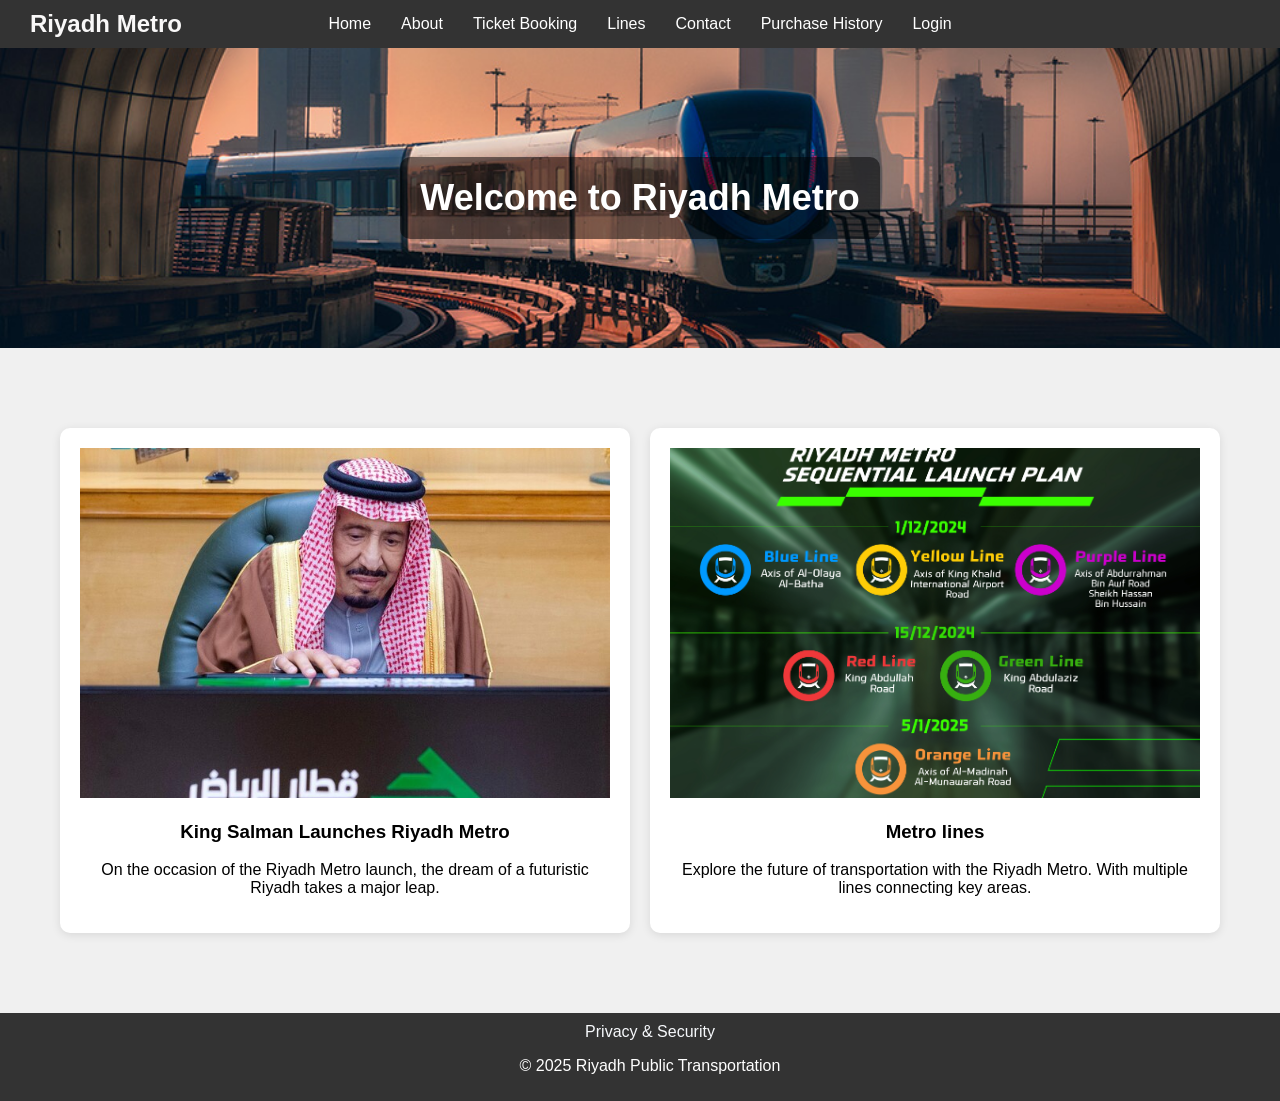
<file: index.html>
<!DOCTYPE html>
<html lang="en">
<head>
    <meta charset="UTF-8">
    <meta name="viewport" content="width=device-width, initial-scale=1.0">
    <title>Riyadh Metro</title>
    <link rel="stylesheet" href="https://cdnjs.cloudflare.com/ajax/libs/font-awesome/6.0.0-beta3/css/all.min.css">
    <style>
        body {
            margin: 0;
            font-family: Arial, sans-serif;
            background-color: #f0f0f0;
        }
        .logo {
            position: fixed;
            top: 0px;
            left: 20px;
            font-size: 1.5em;
            font-weight: bold;
            color: rgb(249, 248, 248);
            padding: 10px;
            border-radius: 5px;
        }
        .navbar {
            display: flex;
            justify-content: center;
            background-color: #333;
            width: 100%;
            padding: 5px 0;
            position: relative;
        }
        .navbar a {
            color: white;
            padding: 10px 15px;
            text-decoration: none;
            transition: background-color 0.3s;
        }
        .navbar a:hover {
            background-color: #575757;
        }
        .banner {
            position: relative;
            width: 100%;
            height: 300px;
            background-image: url('home.jpg');
            background-size: cover;
            background-position: center;
            display: flex;
            justify-content: center;
            align-items: center;
            color: white;
            text-align: center;
        }
        .banner h1 {
            font-size: 36px;
            background-color: rgba(0, 0, 0, 0.5);
            padding: 20px;
            border-radius: 10px;
        }
        .content {
            padding: 50px;
            text-align: center;
        }
        .footer a {
            color: #f7f9fc;
            text-decoration: none;
        }
        .footer a:hover {
            text-decoration: underline;
        }
        .cards-container {
            display: flex;
            justify-content: center;
            margin: 20px auto;
            max-width: 1300px;
        }
        .card {
            background: white;
            border-radius: 10px;
            box-shadow: 0 2px 10px rgba(0, 0, 0, 0.1);
            margin: 10px;
            width: 700px;
            min-height: 400px;
            overflow: hidden;
            text-align: center;
            padding: 20px;
        }
        .card img {
            width: 100%;
            height: 350px;
            object-fit: cover;
        }
        .footer {
            text-align: center;
            padding: 10px;
            background-color: #333;
            color: white;
            width: 100%;
        }
        .modal {
            display: none;
            position: fixed;
            z-index: 100;
            left: 0;
            top: 0;
            width: 100%;
            height: 100%;
            background-color: rgba(0, 0, 0, 0.5);
            justify-content: center;
            align-items: center;
        }
        .modal-content {
            background: white;
            padding: 30px;
            border-radius: 10px;
            box-shadow: 0 4px 15px rgba(0, 0, 0, 0.2);
            width: 300px;
            position: relative;
            text-align: center;
        }
        .modal-content h2 {
            margin-bottom: 20px;
        }
        .modal-content input {
            width: 100%;
            padding: 10px;
            margin: 10px 0;
            border: 1px solid #ccc;
            border-radius: 5px;
        }
        .modal-content button {
            background-color: #007BFF;
            color: white;
            padding: 10px;
            border: none;
            border-radius: 5px;
            width: 100%;
            cursor: pointer;
            margin-bottom: 10px;
        }
        .modal-content button:hover {
            background-color: #0056b3;
        }
        .close {
            position: absolute;
            right: 10px;
            top: 10px;
            cursor: pointer;
            font-size: 20px;
            color: #007BFF;
        }
        .toggle-link {
            cursor: pointer;
            color: #007BFF;
            text-decoration: underline;
        }
        .face-id {
            cursor: pointer;
            font-size: 20px;
            color: #007BFF;
            margin: 10px 0;
        }
    </style>
</head>
<body>
    <div class="navbar">
        <div class="logo">Riyadh Metro</div>
        <a href="index.html">Home</a>
        <a href="About.html">About</a>
        <a href="ticket_booking.html">Ticket Booking</a>
        <a href="lines.html">Lines</a>
        <a href="contact.html">Contact</a>
        <a href="Purchase History.html">Purchase History</a> 
        <a href="#" id="loginBtn">Login</a>
    </div>

    <div class="banner">
        <h1>Welcome to Riyadh Metro</h1>
    </div>

    <div class="content">
        <div class="cards-container">
            <div class="card">
                <img src="king.jpeg" alt="King Salman Launches Riyadh Metro">
                <h3>King Salman Launches Riyadh Metro</h3>
                <p>On the occasion of the Riyadh Metro launch, the dream of a futuristic Riyadh takes a major leap.</p>
            </div>
            <div class="card">
                <img src="kingLine.jpg" alt="Metro lines">
                <h3>Metro lines</h3>
                <p>Explore the future of transportation with the Riyadh Metro. With multiple lines connecting key areas.</p>
            </div>
        </div>
    </div>

    <div id="authModal" class="modal">
        <div class="modal-content">
            <span class="close" onclick="closeAuthModal()">&times;</span>
            <h2 id="modalTitle">Log In</h2>
            <div class="face-id" onclick="showFaceIDOptions()">
                <i class="fas fa-user-circle"></i> Face ID Login
            </div>
            <div id="loginForm">
                <input type="email" id="email" placeholder="Email" required>
                <input type="password" id="password" placeholder="Password" required>
                <button type="button" onclick="login()">Log In</button>
                <div id="otpSection" style="display: none;">
                    <input type="text" id="otpInput" placeholder="Enter Backup Code">
                    <button type="button" onclick="verifyOTP()">Verify Code</button>
                </div>
                <p class="toggle-link" onclick="toggleForms()">Don't have an account? Sign Up</p>
            </div>
            <div id="signupForm" style="display: none;">
                <input type="text" id="newUsername" placeholder="Username" required>
                <input type="email" id="newEmail" placeholder="Email" required>
                <input type="password" id="newPassword" placeholder="Password" required>
                <input type="text" id="newPhoneNumber" placeholder="Phone Number" required> <!-- حقل لإدخال رقم الهاتف -->
                <button type="button" onclick="signup()">Sign Up</button>
                <p class="toggle-link" onclick="toggleForms()">Already have an account? Log In</p>
            </div>
        </div>
    </div>

    <div class="footer">
        <a href="privacy.html">Privacy & Security</a> 
        <p>&copy; 2025 Riyadh Public Transportation</p>
    </div>

    <script>
        window.onload = function() {
            const loggedInEmail = localStorage.getItem('loggedInUserEmail');
            if (loggedInEmail) {
                const user = JSON.parse(localStorage.getItem(loggedInEmail));
                alert("Welcome back, " + user.username); 
            }
        };

        let generatedOTP = null;

        function login() {
            const email = document.getElementById("email").value;
            const password = document.getElementById("password").value;
            const user = JSON.parse(localStorage.getItem(email));

            if (user && user.password === password) {
                // هنا يمكن إضافة كود لإرسال رسالة إلى رقم الهاتف
                alert("Login successful!"); // يمكنك استبدال هذه الرسالة بكود إرسال الرسالة النصية
                localStorage.setItem('loggedInUserEmail', email);
                closeAuthModal();
            } else {
                alert("Invalid email or password.");
            }
        }

        function signup() {
            const username = document.getElementById("newUsername").value;
            const email = document.getElementById("newEmail").value;
            const password = document.getElementById("newPassword").value;
            const phoneNumber = document.getElementById("newPhoneNumber").value; // إضافة حقل رقم الهاتف

            if (localStorage.getItem(email)) {
                alert("Email already exists.");
            } else {
                localStorage.setItem(email, JSON.stringify({ username, email, password, phoneNumber })); // حفظ رقم الهاتف
                alert("Sign up successful! You can now log in.");
                toggleForms();
            }
        }

        function closeAuthModal() {
            document.getElementById("authModal").style.display = "none";
        }

        function toggleForms() {
            const loginForm = document.getElementById("loginForm");
            const signupForm = document.getElementById("signupForm");

            if (loginForm.style.display === "none") {
                loginForm.style.display = "block";
                signupForm.style.display = "none";
                document.getElementById("modalTitle").innerText = "Log In";
            } else {
                loginForm.style.display = "none";
                signupForm.style.display = "block";
                document.getElementById("modalTitle").innerText = "Sign Up";
            }
        }

        document.getElementById("loginBtn").onclick = function() {
            document.getElementById("authModal").style.display = "flex";
            showLoginForm();
        }

        function showLoginForm() {
            document.getElementById("loginForm").style.display = "block";
            document.getElementById("signupForm").style.display = "none";
        }

        window.onclick = function(event) {
            if (event.target == document.getElementById("authModal")) {
                closeAuthModal();
            }
        }

        function showFaceIDOptions() {
            const options = confirm("Would you like to set up Face ID? Press 'OK' for yes, 'Cancel' for no.");
            if (options) {
                alert("Face ID set successfully!"); // Simulate Face ID setup
            } else {
                alert("Error! Redirecting to traditional login.");
                document.getElementById("authModal").style.display = "flex";
                showLoginForm();
            }
        }
    </script>

</body>
</html>
</file>
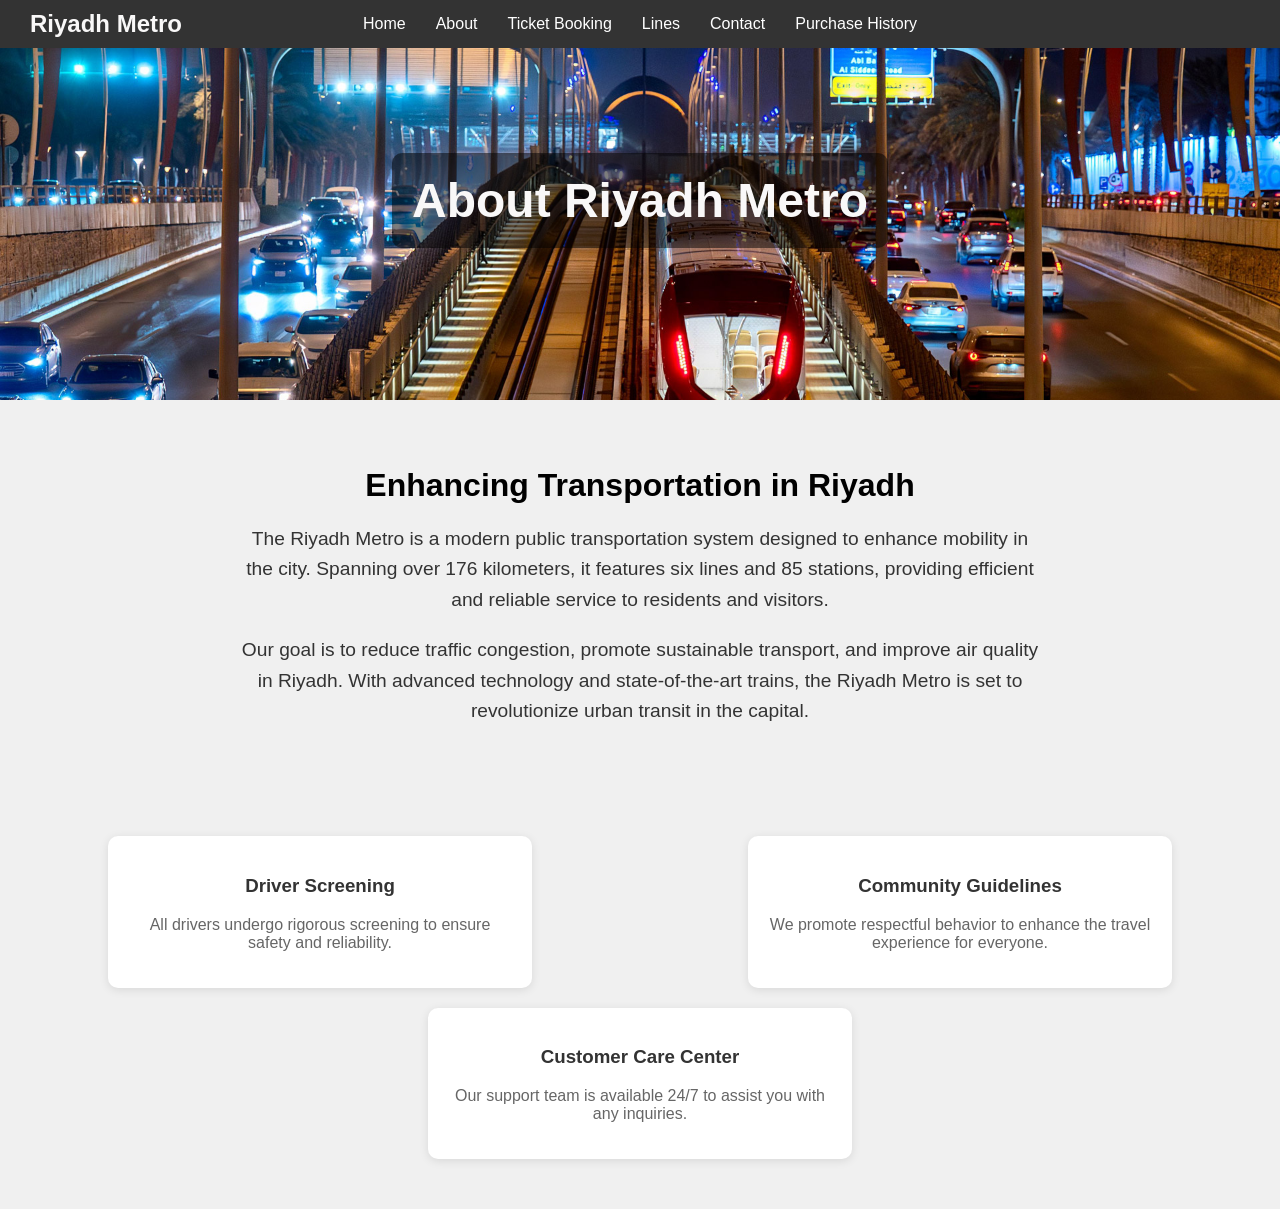
<file: About.html>
<!DOCTYPE html>
<html lang="en">
<head>
    <meta charset="UTF-8">
    <meta name="viewport" content="width=device-width, initial-scale=1.0">
    <title>About - Riyadh Metro</title>
    <style>
        body {
            margin: 0;
            font-family: Arial, sans-serif;
            background-color: #f0f0f0;
        }

        .header {
            position: relative;
            width: 100%;
            height: 400px;
            background-image: url('background.jpg');
            background-size: cover;
            background-position: center;
            color: rgb(249, 248, 248);
            display: flex;
            flex-direction: column;
            justify-content: center;
            align-items: center;
            text-align: center;
        }

        .header h1 {
            font-size: 3em;
            margin: 0;
            background-color: rgba(0, 0, 0, 0.5);
            padding: 20px;
            border-radius: 10px;
        }

        .logo {
            position: fixed; 
            top: 0px; 
            left: 20px; 
            font-size: 1.5em; 
            font-weight: bold; 
            color: rgb(249, 248, 248); 
            padding: 10px; 
            border-radius: 5px; 
        }

        .nav-links {
            display: flex;
            justify-content: center;
            background-color: #333;
            position: absolute;
            top: 0;
            width: 100%;
            z-index: 1;
        }

        .nav-links a {
            color: white;
            padding: 15px;
            text-decoration: none;
            transition: background-color 0.3s;
        }

        .nav-links a:hover {
            background-color: #575757;
        }

        .content {
            padding: 40px 20px;
            max-width: 800px;
            margin: auto;
            text-align: center;
        }

        .content h2 {
            font-size: 2em;
            margin-bottom: 20px;
        }

        .content p {
            font-size: 1.2em;
            color: #333;
            line-height: 1.6;
        }

        .features {
            display: flex;
            justify-content: space-around;
            margin: 40px 0;
            flex-wrap: wrap;
        }

        .feature {
            background-color: white;
            border-radius: 10px;
            box-shadow: 0 2px 10px rgba(0, 0, 0, 0.1);
            padding: 20px;
            width: 30%;
            min-width: 250px; 
            text-align: center;
            margin: 10px;
        }

        .feature h3 {
            color: #333;
        }

        .feature p {
            color: #666;
        }

        /* Modal Styles */
        .modal {
            display: none;
            position: fixed;
            z-index: 100;
            left: 0;
            top: 0;
            width: 100%;
            height: 100%;
            background-color: rgba(0, 0, 0, 0.5);
            justify-content: center;
            align-items: center;
        }

        .modal-content {
            background: white;
            padding: 20px;
            border-radius: 10px;
            box-shadow: 0 4px 15px rgba(0, 0, 0, 0.2);
            width: 300px;
            position: relative;
        }

        .modal-content h2 {
            margin-bottom: 20px;
            text-align: center;
        }

        .modal-content label {
            display: block;
            margin-bottom: 5px;
        }

        .modal-content input {
            width: 100%;
            padding: 10px;
            margin-bottom: 15px;
            border: 1px solid #ccc;
            border-radius: 5px;
        }

        .modal-content button {
            width: 100%;
            padding: 10px;
            border: none;
            border-radius: 5px;
            background-color: #333;
            color: white;
            cursor: pointer;
            transition: background-color 0.3s;
        }

        .modal-content button:hover {
            background-color: #575757;
        }

        .close {
            position: absolute;
            right: 10px;
            top: 10px;
            font-size: 20px;
            cursor: pointer;
            color: #aaa;
        }
    </style>
</head>
<body>
    
<div class="header">
    <h1>About Riyadh Metro</h1>
    <div class="nav-links">
        <a href="index.html">Home</a>
        <a href="About.html">About</a>
        <a href="ticket_booking.html">Ticket Booking</a>
        <a href="Lines.html">Lines</a>
        <a href="contact.html">Contact</a>
        <a href="Purchase History.html">Purchase History</a>

        
        <div class="logo">Riyadh Metro</div>
    </div>
</div>

<div class="content">
    <h2>Enhancing Transportation in Riyadh</h2>
    <p>The Riyadh Metro is a modern public transportation system designed to enhance mobility in the city. Spanning over 176 kilometers, it features six lines and 85 stations, providing efficient and reliable service to residents and visitors.</p>
    <p>Our goal is to reduce traffic congestion, promote sustainable transport, and improve air quality in Riyadh. With advanced technology and state-of-the-art trains, the Riyadh Metro is set to revolutionize urban transit in the capital.</p>
</div>

<div class="features">
    <div class="feature">
        <h3>Driver Screening</h3>
        <p>All drivers undergo rigorous screening to ensure safety and reliability.</p>
    </div>
    <div class="feature">
        <h3>Community Guidelines</h3>
        <p>We promote respectful behavior to enhance the travel experience for everyone.</p>
    </div>
    <div class="feature">
        <h3>Customer Care Center</h3>
        <p>Our support team is available 24/7 to assist you with any inquiries.</p>
    </div>
</div>




</body>
</html>
</file>
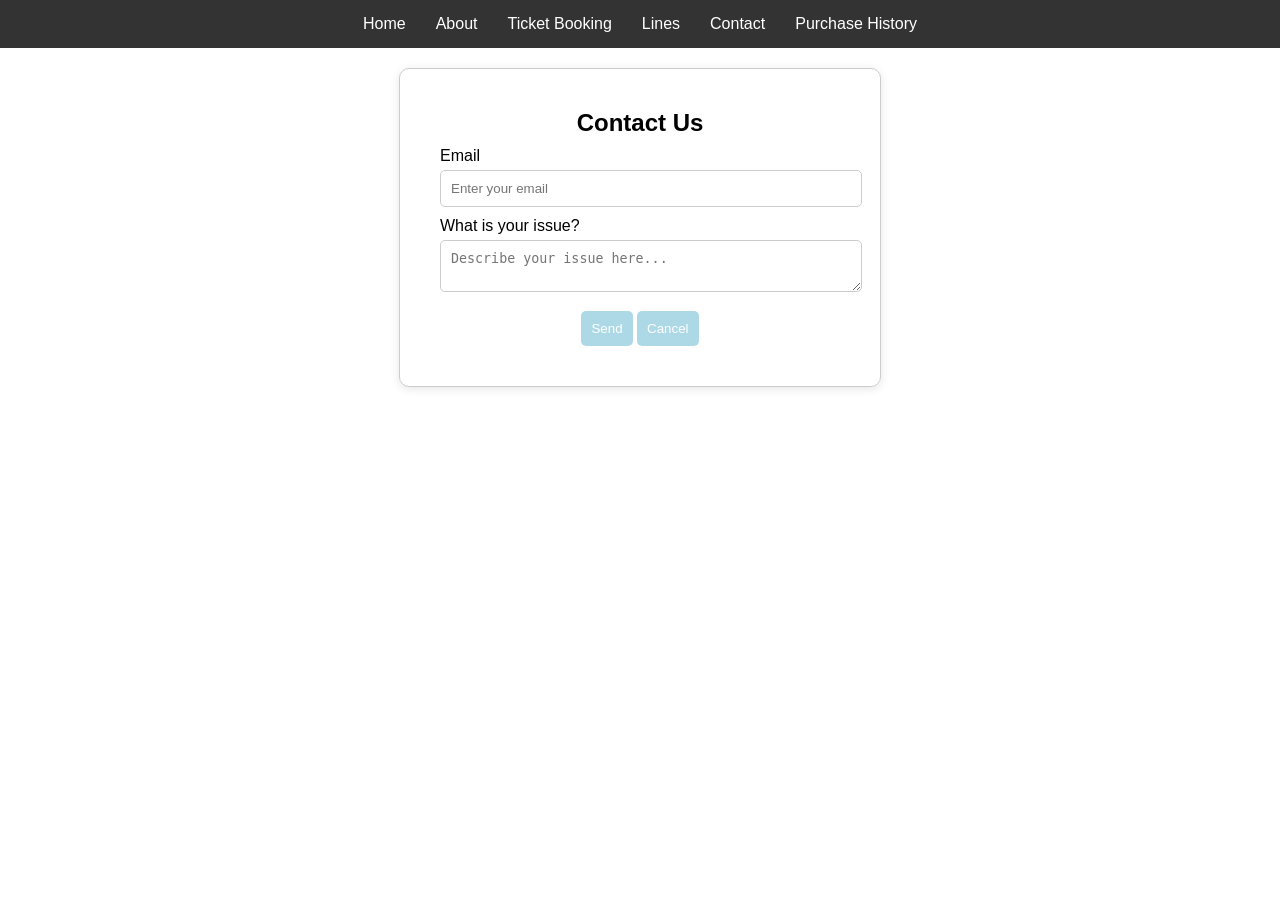
<file: contact.html>
<!DOCTYPE html>
<html lang="en">
<head>
    <meta charset="UTF-8">
    <meta name="viewport" content="width=device-width, initial-scale=1.0">
    <title>Contact Us</title>
    <style>
        body {
            background-color: white;
            font-family: Arial, sans-serif;
            display: flex;
            flex-direction: column;
            align-items: center;
            margin: 0;
        }
        .navbar {
            display: flex;
            justify-content: center;
            background-color: #333;
            width: 100%;
            padding: 5px 0;
        }
        .navbar a {
            color: white;
            padding: 10px 15px;
            text-decoration: none;
        }
        .card {
            border: 1px solid #ccc;
            border-radius: 10px;
            padding: 40px;
            box-shadow: 0 2px 10px rgba(0, 0, 0, 0.1);
            width: 400px;
            text-align: center;
            margin-top: 20px;
        }
        .card h2 {
            margin: 0 0 10px;
        }
        .card label {
            margin-top: 10px;
            display: block;
            text-align: left;
        }
        .card input, .card textarea {
            width: 100%;
            padding: 10px;
            margin-top: 5px;
            border-radius: 5px;
            border: 1px solid #ccc;
        }
        .card button {
            background-color: lightblue;
            color: white;
            border: none;
            padding: 10px;
            border-radius: 5px;
            cursor: pointer;
            margin-top: 15px;
        }
        .card button:hover {
            background-color: deepskyblue;
        }
        .cancel-button {
            background-color: #f44336;
            margin-top: 10px;
        }
        .cancel-button:hover {
            background-color: #d32f2f;
        }
    </style>
</head>
<body>
    <div class="navbar">
        <a href="index.html">Home</a>
        <a href="About.html">About</a>
        <a href="ticket_booking.html">Ticket Booking</a>
        <a href="lines.html">Lines</a>
        <a href="contact.html">Contact</a>
        <a href="Purchase History.html">Purchase History</a>
    </div>

    <div class="card">
        <h2>Contact Us</h2>
        <label for="email">Email</label>
        <input type="email" id="email" placeholder="Enter your email" required />
        <label for="issue">What is your issue?</label>
        <textarea id="issue" placeholder="Describe your issue here..." required></textarea>
        <button id="sendButton">Send</button>
        <button class="cancel-button" type="button" onclick="window.location.href='index.html';">Cancel</button>
    </div>

    <script>
        document.getElementById('sendButton').addEventListener('click', function() {
            const email = document.getElementById('email').value;
            const issue = document.getElementById('issue').value;

            if (email && issue) {
                alert('Thank you for contacting us! We received your message.');
                document.getElementById('email').value = '';
                document.getElementById('issue').value = '';
            } else {
                alert('Please fill in all fields.');
            }
        });
    </script>
</body>
</html>
</file>
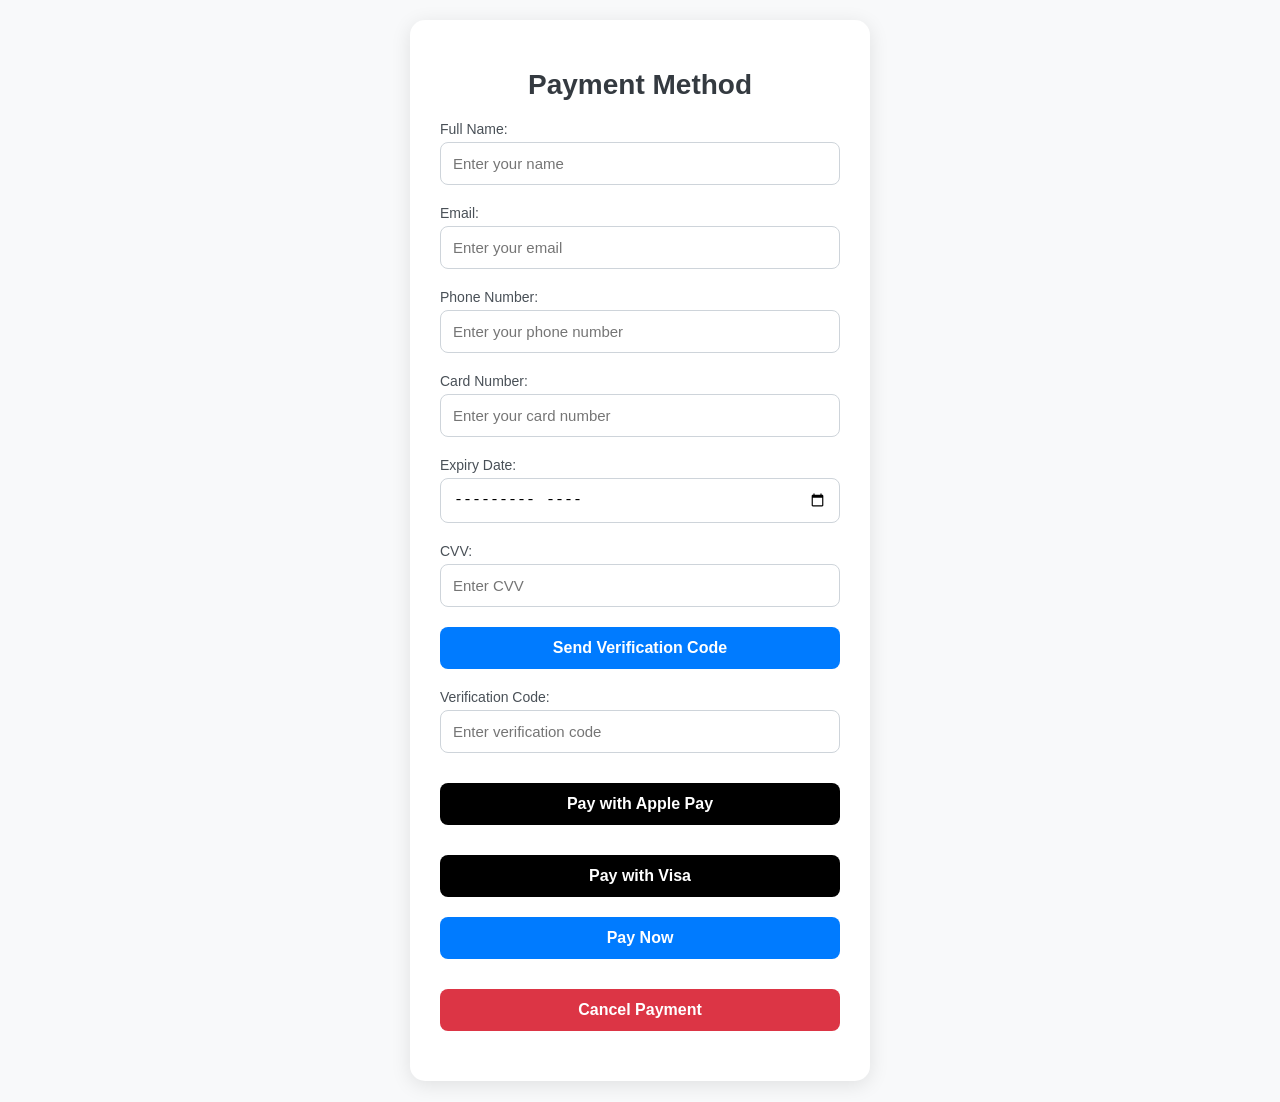
<file: Payment.html>
<!DOCTYPE html>
<html lang="en">
<head>
    <meta charset="UTF-8">
    <meta name="viewport" content="width=device-width, initial-scale=1.0">
    <title>Payment</title>
    <link rel="stylesheet" href="https://cdnjs.cloudflare.com/ajax/libs/font-awesome/6.0.0-beta3/css/all.min.css">
    <style>
        body {
            margin: 0;
            font-family: 'Arial', sans-serif;
            background-color: #f8f9fa;
            display: flex;
            justify-content: center;
            align-items: center;
            min-height: 100vh;
            padding: 20px; /* added padding */
            box-sizing: border-box;
        }

        .payment-container {
            background-color: #ffffff;
            padding: 30px;
            border-radius: 15px;
            box-shadow: 0 4px 20px rgba(0, 0, 0, 0.1);
            width: 100%;
            max-width: 400px;
            text-align: center;
        }

        h1 {
            font-size: 28px;
            margin-bottom: 20px;
            color: #343a40;
        }

        .form-group {
            margin-bottom: 20px;
            text-align: left;
        }

        label {
            display: block;
            font-size: 14px;
            color: #495057;
            margin-bottom: 5px;
        }

        input {
            width: 100%;
            padding: 12px;
            font-size: 15px;
            border: 1px solid #ced4da;
            border-radius: 8px;
            box-sizing: border-box;
            transition: border-color 0.3s;
        }

        input:focus {
            border-color: #007bff;
            outline: none;
        }

        .pay-btn, .send-code-btn {
            width: 100%;
            padding: 12px;
            background-color: #007bff;
            color: #ffffff;
            font-size: 16px;
            font-weight: bold;
            border: none;
            border-radius: 8px;
            cursor: pointer;
            transition: background-color 0.3s, transform 0.3s;
        }

        .pay-btn:hover, .send-code-btn:hover {
            background-color: #0056b3;
            transform: translateY(-2px);
        }

        .cancel-btn {
            width: 100%;
            padding: 12px;
            background-color: #dc3545;
            color: #ffffff;
            font-size: 16px;
            font-weight: bold;
            border: none;
            border-radius: 8px;
            cursor: pointer;
            transition: background-color 0.3s, transform 0.3s;
            margin-top: 10px;
        }

        .cancel-btn:hover {
            background-color: #c82333;
            transform: translateY(-2px);
        }

        .apple-pay-btn, .visa-pay-btn {
            width: 100%;
            padding: 12px;
            background-color: #000;
            color: #ffffff;
            font-size: 16px;
            font-weight: bold;
            border: none;
            border-radius: 8px;
            cursor: pointer;
            transition: transform 0.3s;
            margin-top: 10px;
        }

        .apple-pay-btn:hover, .visa-pay-btn:hover {
            transform: translateY(-2px);
        }

        .modal {
            display: none; 
            position: fixed; 
            z-index: 1; 
            left: 0;
            top: 0;
            width: 100%; 
            height: 100%; 
            overflow: auto; 
            background-color: rgba(0,0,0,0.4); 
            padding-top: 60px;
        }

        .modal-content {
            background-color: #ffffff;
            margin: 10% auto; 
            padding: 20px;
            border-radius: 10px;
            width: 80%; 
            max-width: 400px;
            text-align: center;
            box-shadow: 0 4px 20px rgba(7, 59, 201, 0.1);
        }

        .modal h2 {
            color: #6f42c1;
            font-size: 24px;
            margin-bottom: 10px;
        }

        .modal p {
            color: #495057;
            font-size: 16px;
            margin-bottom: 10px;
        }

        .modal img {
            width: 50px;
            margin: 10px 0;
        }

        .close {
            color: #aaa;
            float: right;
            font-size: 28px;
            font-weight: bold;
        }

        .close:hover,
        .close:focus {
            color: black;
            text-decoration: none;
            cursor: pointer;
        }
    </style>
</head>
<body>
    <div class="payment-container">
        <h1>Payment Method</h1>
        <form id="payment-form">
            <div class="form-group">
                <label for="name">Full Name:</label>
                <input type="text" id="name" name="name" placeholder="Enter your name" required>
            </div>
            <div class="form-group">
                <label for="email">Email:</label>
                <input type="email" id="email" name="email" placeholder="Enter your email" required>
            </div>
            <div class="form-group">
                <label for="phone">Phone Number:</label>
                <input type="tel" id="phone" name="phone" placeholder="Enter your phone number" required>
            </div>
            <div class="form-group">
                <label for="card-number">Card Number:</label>
                <input type="text" id="card-number" name="card-number" placeholder="Enter your card number" required>
            </div>
            <div class="form-group">
                <label for="expiry-date">Expiry Date:</label>
                <input type="month" id="expiry-date" name="expiry-date" required>
            </div>
            <div class="form-group">
                <label for="cvv">CVV:</label>
                <input type="text" id="cvv" name="cvv" placeholder="Enter CVV" required>
            </div>
            <div class="form-group">
                <button type="button" class="send-code-btn" id="send-code">Send Verification Code</button>
            </div>
            <div class="form-group">
                <label for="verification-code">Verification Code:</label>
                <input type="text" id="verification-code" name="verification-code" placeholder="Enter verification code" required>
            </div>
            <div class="form-group">
                <button type="button" class="apple-pay-btn" id="apple-pay">Pay with Apple Pay</button>
            </div>
            <div class="form-group">
                <button type="button" class="visa-pay-btn" id="visa-pay">Pay with Visa</button>
            </div>
            <div class="form-group">
                <button type="submit" class="pay-btn" id="pay-btn">Pay Now</button>
            </div>
            <div class="form-group">
                <button type="button" class="cancel-btn" onclick="window.location.href='ticket_booking.html';">Cancel Payment</button>
            </div>
        </form>
    </div>

    <div id="verificationModal" class="modal">
        <div class="modal-content">
            <span class="close" id="closeModal">&times;</span>
            <img src="verification.jpg" alt="Verification Icon">
            <h2>Verify your email address</h2>
            <p>We have sent a verification link to <strong id="user-email"></strong>.</p>
            <p>Click on the link to complete the verification process.</p>
            <p>You might need to check your spam folder.</p>
        </div>
    </div>

    <script>
        document.getElementById('send-code').addEventListener('click', function() {
            const phoneNumber = document.getElementById('phone').value;
            const userEmail = document.getElementById('email').value;

            if (phoneNumber && userEmail) {
                document.getElementById('verificationModal').style.display = 'block';
                document.getElementById('user-email').textContent = userEmail;
            } else {
                alert('Please enter a valid phone number and email.');
            }
        });

        document.getElementById('closeModal').onclick = function() {
            document.getElementById('verificationModal').style.display = 'none';
        };

        window.onclick = function(event) {
            if (event.target == document.getElementById('verificationModal')) {
                document.getElementById('verificationModal').style.display = 'none';
            }
        };

        document.getElementById('payment-form').onsubmit = function(event) {
            event.preventDefault();
            const name = document.getElementById('name').value;
            const email = document.getElementById('email').value;
            const phone = document.getElementById('phone').value;
            const cardNumber = document.getElementById('card-number').value;
            const expiryDate = document.getElementById('expiry-date').value;
            const cvv = document.getElementById('cvv').value;
            const verificationCode = document.getElementById('verification-code').value;

            if (name && email && phone && cardNumber && expiryDate && cvv && verificationCode) {
                alert('Payment submitted successfully!');
            } else {
                alert('Please fill out all fields.');
            }
        };

        document.getElementById('apple-pay').addEventListener('click', function() {
            alert('Apple Pay is not implemented yet.');
        });

        document.getElementById('visa-pay').addEventListener('click', function() {
            alert('Visa payment is not implemented yet.');
        });
    </script>
</body>
</html>
</file>
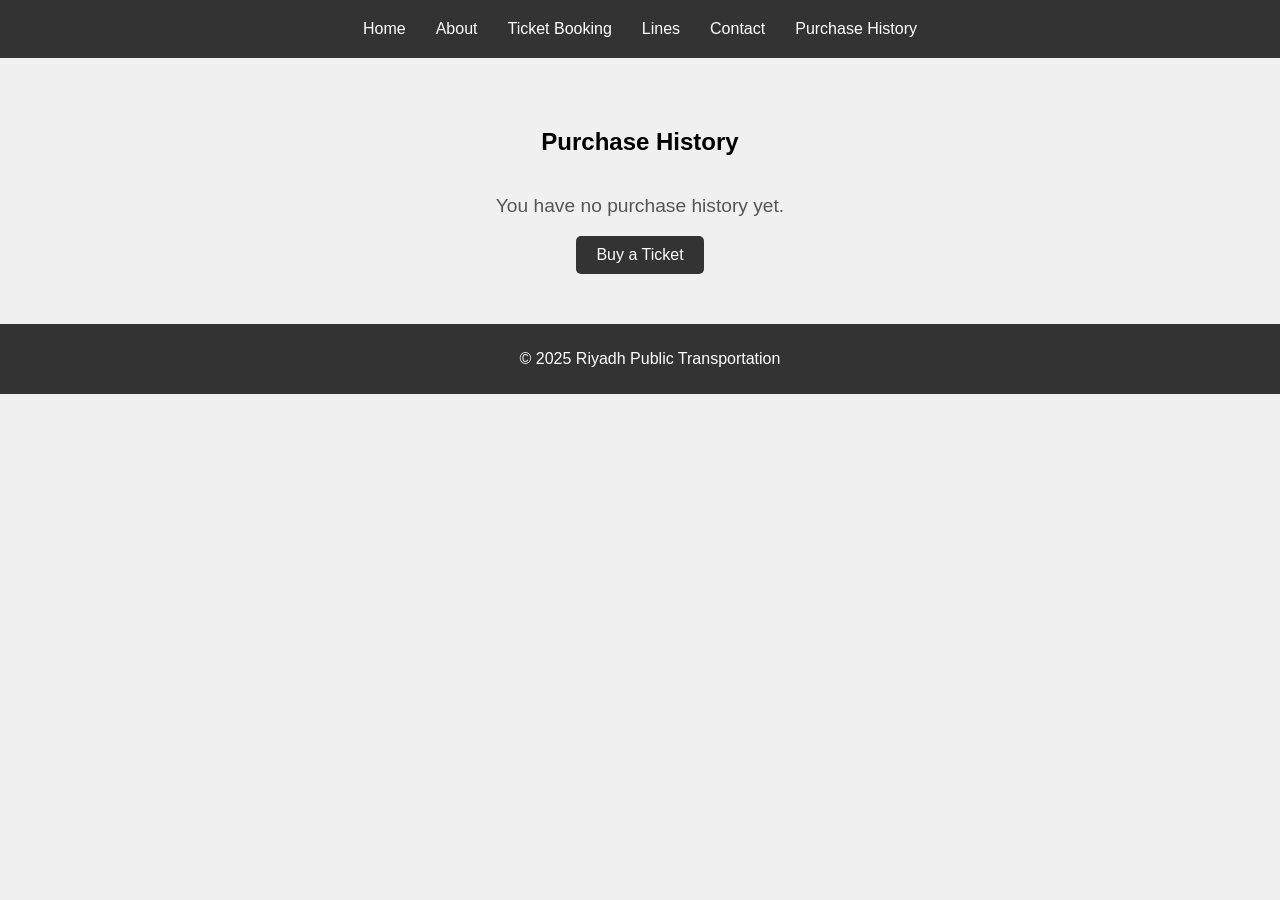
<file: Purchase History.html>
<!DOCTYPE html>
<html lang="en">
<head>
    <meta charset="UTF-8">
    <meta name="viewport" content="width=device-width, initial-scale=1.0">
    <title>Purchase History</title>
    <link rel="stylesheet" href="https://cdnjs.cloudflare.com/ajax/libs/font-awesome/6.0.0-beta3/css/all.min.css">
    <style>
        body {
            margin: 0;
            font-family: Arial, sans-serif;
            background-color: #f0f0f0;
        }
        .navbar {
            display: flex;
            justify-content: center;
            background-color: #333;
            width: 100%;
            padding: 10px 0;
        }
        .navbar a {
            color: white;
            padding: 10px 15px;
            text-decoration: none;
            transition: background-color 0.3s;
        }
        .navbar a:hover {
            background-color: #575757;
        }
        .content {
            padding: 50px;
            text-align: center;
        }
        .ticket-list {
            margin-top: 20px;
            display: flex;
            flex-direction: column;
            align-items: center;
        }
        .ticket {
            background-color: white;
            border-radius: 10px;
            padding: 15px;
            margin: 10px auto;
            width: 80%;
            max-width: 400px;
            box-shadow: 0 2px 10px rgba(0, 0, 0, 0.1);
            transition: transform 0.3s;
        }
        .ticket:hover {
            transform: translateY(-5px);
        }
        .footer {
            text-align: center;
            padding: 10px;
            background-color: #333;
            color: white;
            width: 100%;
        }
        #noTicketsMessage {
            display: none;
            font-size: 1.2em;
            color: #555;
        }
        .buy-ticket-btn {
            display: inline-block;
            padding: 10px 20px;
            background-color: #333;
            color: white;
            text-decoration: none;
            border-radius: 5px;
            transition: background-color 0.3s;
        }
        .buy-ticket-btn:hover {
            background-color: #575757;
        }
        .delete-btn {
            background: red;
            color: white;
            border: none;
            border-radius: 5px;
            padding: 5px 10px;
            cursor: pointer;
            margin-top: 10px;
        }
    </style>
</head>
<body>

    <div class="navbar">
        <a href="index.html">Home</a>
        <a href="About.html">About</a>
        <a href="ticket_booking.html">Ticket Booking</a>
        <a href="lines.html">Lines</a>
        <a href="contact.html">Contact</a>
        <a href="purchase_history.html">Purchase History</a>
    </div>

    <div class="content">
        <h2>Purchase History</h2>
        <div class="ticket-list" id="ticketList"></div>
        <p id="noTicketsMessage">You have no purchase history yet.</p>
        <a href="ticket_booking.html" class="buy-ticket-btn">Buy a Ticket</a>
    </div>

    <div class="footer">
        <p>&copy; 2025 Riyadh Public Transportation</p>
    </div>

    <script>
        function loadPurchaseHistory() {
            const ticketList = JSON.parse(localStorage.getItem('purchaseHistory')) || [];
            const ticketListContainer = document.getElementById('ticketList');
            const noTicketsMessage = document.getElementById('noTicketsMessage');

            if (ticketList.length === 0) {
                noTicketsMessage.style.display = 'block';
            } else {
                noTicketsMessage.style.display = 'none';
                ticketListContainer.innerHTML = ''; 
                ticketList.forEach((ticket, index) => {
                    const ticketElement = document.createElement('div');
                    ticketElement.className = 'ticket';
                    ticketElement.innerHTML = `
                        <h3>${ticket.type}</h3>
                        <p><strong>Price:</strong> ${ticket.price}</p>
                        <p><strong>Date:</strong> ${new Date(ticket.date).toLocaleString('en-US', { timeZone: 'Asia/Riyadh' })}</p>
                        <button class="delete-btn" onclick="deleteTicket(${index})">Delete</button>
                    `;
                    ticketListContainer.appendChild(ticketElement);
                });
            }
        }

        function deleteTicket(index) {
            const ticketList = JSON.parse(localStorage.getItem('purchaseHistory')) || [];
            ticketList.splice(index, 1);
            localStorage.setItem('purchaseHistory', JSON.stringify(ticketList)); 
            loadPurchaseHistory(); 
        }

        window.onload = function() {
            loadPurchaseHistory();
        };
    </script>

</body>
</html>
</file>
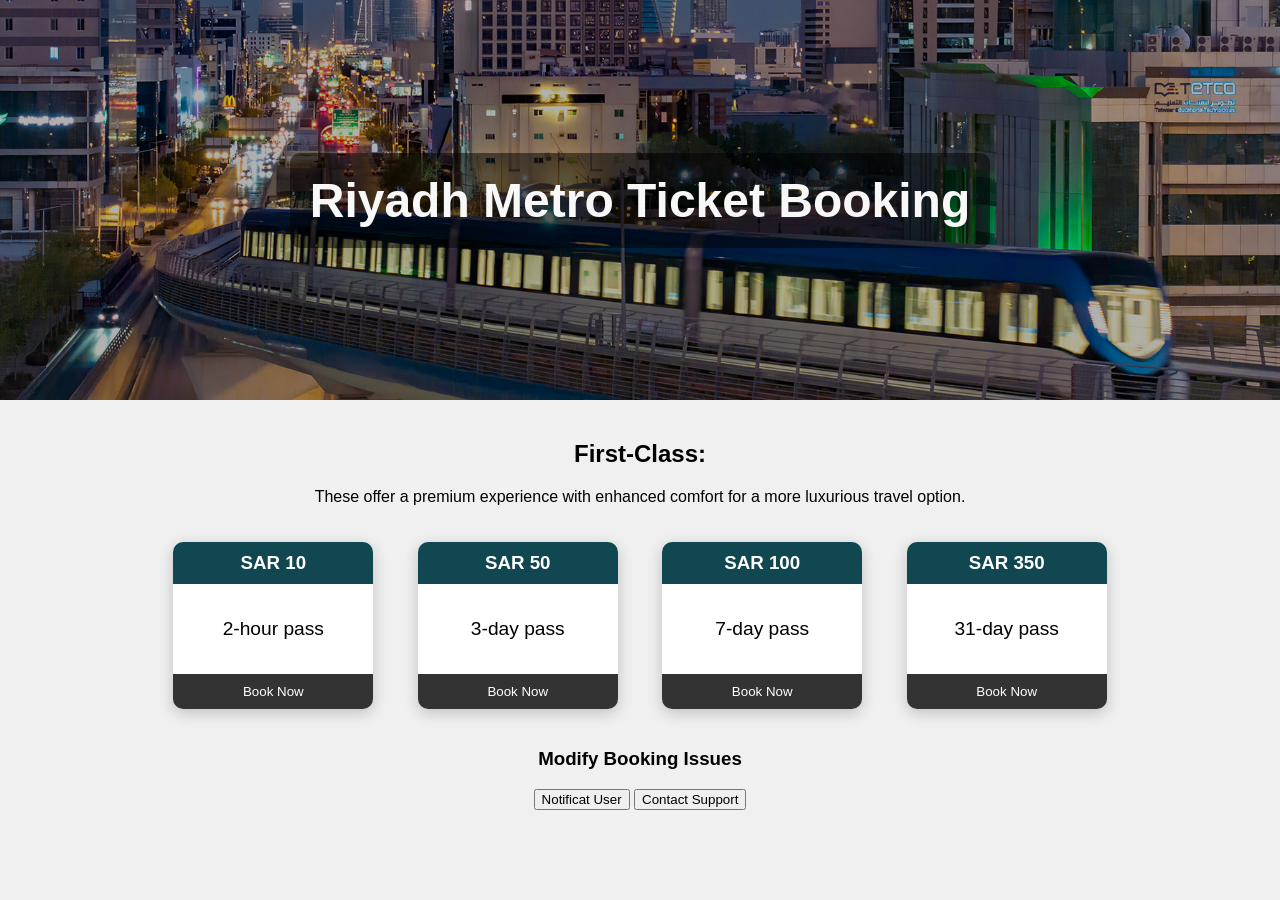
<file: Ticket_Booking.html>
<!DOCTYPE html>
<html lang="en">
<head>
    <meta charset="UTF-8">
    <meta name="viewport" content="width=device-width, initial-scale=1.0">
    <title>Riyadh Metro Ticket Booking</title>
    <style>
        body {
            margin: 0;
            font-family: Arial, sans-serif;
            background-color: #f0f0f0;
        }

        .header {
            position: relative;
            width: 100%;
            height: 400px;
            background-image: url('metro-banner.jpg');
            background-size: cover;
            background-position: center;
            color: rgb(249, 248, 248);
            display: flex;
            justify-content: center;
            align-items: center;
            text-align: center;
        }

        .header h1 {
            font-size: 3em;
            margin: 0;
            background-color: rgba(0, 0, 0, 0.5);
            padding: 20px;
            border-radius: 10px;
        }

        .content {
            padding: 20px;
            text-align: center;
        }

        .ticket-class {
            margin: 20px;
            display: inline-block;
            background-color: #fff;
            border-radius: 10px;
            box-shadow: 0 4px 15px rgba(0, 0, 0, 0.2);
            width: 200px;
            transition: transform 0.3s ease, box-shadow 0.3s ease;
        }

        .ticket-class:hover {
            transform: scale(1.05);
            box-shadow: 0 10px 30px rgba(0, 0, 0, 0.3);
        }

        .ticket-class h3 {
            margin: 0;
            background-color: #104750;
            color: white;
            padding: 10px;
            border-top-left-radius: 10px;
            border-top-right-radius: 10px;
        }

        .ticket-class p {
            padding: 15px;
            font-size: 1.2em;
        }

        .ticket-class button {
            background-color: #333;
            color: white;
            border: none;
            padding: 10px 0;
            width: 100%;
            border-bottom-left-radius: 10px;
            border-bottom-right-radius: 10px;
            cursor: pointer;
            transition: background-color 0.3s ease;
        }

        .ticket-class button:hover {
            background-color: #575757;
        }

        .error-message {
            color: red;
            margin-top: 20px;
        }

        .notification {
            position: fixed;
            top: 20px;
            left: 50%;
            transform: translateX(-50%);
            background-color: #ff0000;
            color: white;
            padding: 10px;
            border-radius: 5px;
            z-index: 200;
            display: none;
            animation: slideIn 0.5s ease-out;
        }

        /* Animation for notification */
        @keyframes slideIn {
            0% {
                top: -50px;
            }
            100% {
                top: 20px;
            }
        }
    </style>
</head>
<body>

    <div class="header">
        <h1>Riyadh Metro Ticket Booking</h1>
    </div>

    <div class="content">
        <h2>First-Class:</h2>
        <p>These offer a premium experience with enhanced comfort for a more luxurious travel option.</p>

        <div class="ticket-class">
            <h3>SAR 10</h3>
            <p>2-hour pass</p>
            <button onclick="bookTicket('SAR 10', '2-hour pass')">Book Now</button>
        </div>

        <div class="ticket-class">
            <h3>SAR 50</h3>
            <p>3-day pass</p>
            <button onclick="bookTicket('SAR 50', '3-day pass')">Book Now</button>
        </div>

        <div class="ticket-class">
            <h3>SAR 100</h3>
            <p>7-day pass</p>
            <button onclick="bookTicket('SAR 100', '7-day pass')">Book Now</button>
        </div>

        <div class="ticket-class">
            <h3>SAR 350</h3>
            <p>31-day pass</p>
            <button onclick="bookTicket('SAR 350', '31-day pass')">Book Now</button>
        </div>

        <h3>Modify Booking Issues</h3>
        <button onclick="notifyUser('This is a test notification')">Notificat User</button>
        <button onclick="contactSupport('Technical issue with booking')">Contact Support</button>

        <div id="error-message" class="error-message"></div>
        <div id="notification" class="notification"></div>
        <div id="output"></div>
    </div>
    <script>
        const bookings = {}; // Modify Booking issues
    
        // Show notification function
        function showNotification(message, type = 'info') {
            const notification = document.getElementById("notification");
            notification.innerText = message;
            notification.style.backgroundColor = type === 'error' ? 'red' : '#007BFF'; // Red for errors
            notification.style.display = 'block';
    
            // Hide notification after 3 seconds
            setTimeout(() => {
                notification.style.display = 'none';
            }, 3000);
        }
    
        // Function to handle booking cancellation
        function cancelBooking() {
            if (Object.keys(bookings).length > 0) {
                const lastBooking = Object.keys(bookings).pop();
                delete bookings[lastBooking];
                console.log("Booking cancelled:", lastBooking);
                showNotification(`Booking cancelled: ${lastBooking}`);
            } else {
                console.log("No bookings to cancel!");
                showNotification("No bookings to cancel!");
            }
        }
    
        // Function to contact support
        function contactSupport(issue) {
            console.log(`Support contacted with issue: ${issue}`);
            showNotification(`Support contacted: ${issue}`, 'error'); // Red notification for support
            alert(`Your issue: "${issue}" has been submitted to support. We will respond shortly.`);
        }
    
        // Function for booking ticket
        function bookTicket(price, type) {
            const confirmation = confirm(`You are about to book a ${type} for ${price}. Do you want to proceed?`);
            if (confirmation) {
                try {
                    if (Math.random() < 0.2) {
                        throw new Error("Booking failed due to a technical issue.");
                    }
    
                    const bookingDetails = `${type} - ${price}`;
                    console.log("Booking successful:", bookingDetails);  // Success message in console
                    document.getElementById("output").innerHTML = `Booking Successful: ${bookingDetails}`;
                } catch (error) {
                    console.error("Error during booking:", error.message);  // Error message in console
                    document.getElementById("output").innerHTML = `Error: ${error.message}`;
                    document.getElementById("error-message").innerHTML = `Error: ${error.message}`;  // Show error message
                    showNotification("There was a problem with your booking. Please try again.", 'error');
                }
            } else {
                console.log("Booking was cancelled by the user.");
                document.getElementById("output").innerHTML = 'Booking cancelled. You can book anytime later.';
            }
        }
    </script>
    
</body>
</html>
</file>
